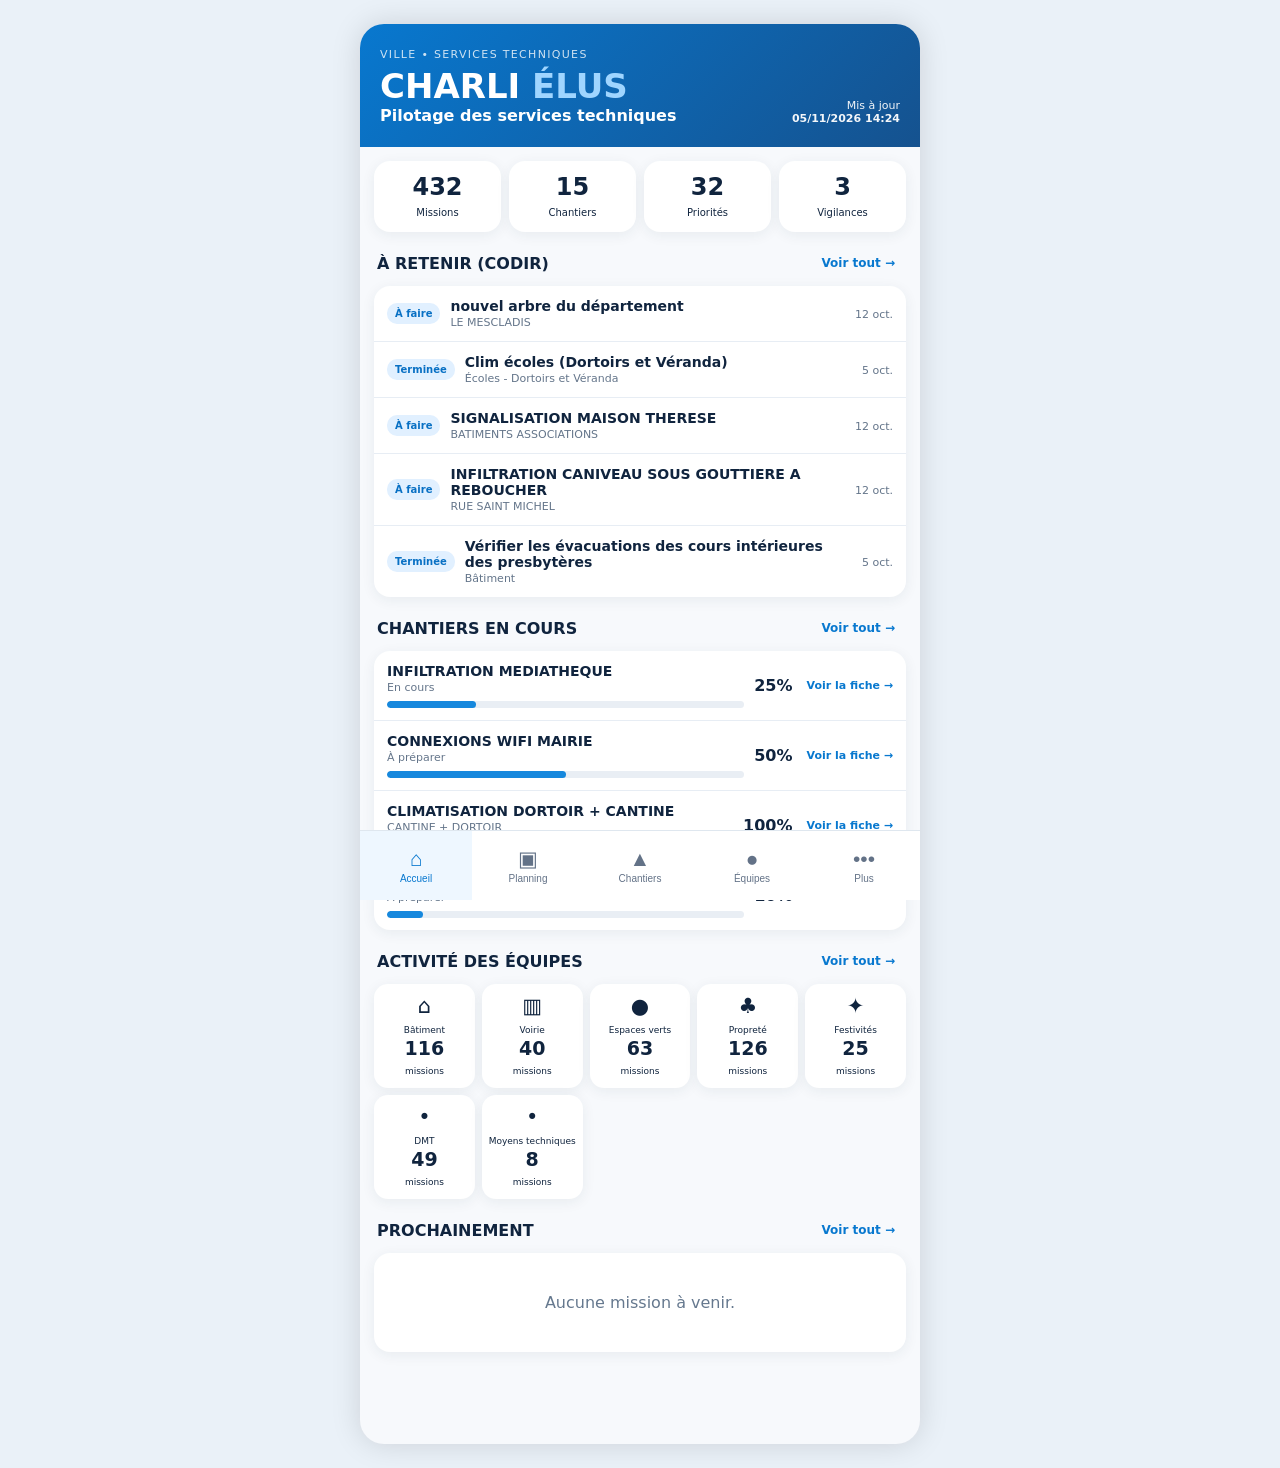
<file: index.html>
<!doctype html>
<html lang="fr">
<head>
  <meta charset="utf-8">
  <meta name="viewport" content="width=device-width,initial-scale=1,viewport-fit=cover">
  <meta name="theme-color" content="#0b72c9">
  <title>CHARLI ÉLUS</title>
  <link rel="manifest" href="manifest.webmanifest">
  <link rel="stylesheet" href="styles.css?v=180">
</head>
<body>
<div class="app">
  <header class="hero">
    <div>
      <div class="eyebrow">VILLE • SERVICES TECHNIQUES</div>
      <h1>CHARLI <span>ÉLUS</span></h1>
      <p>Pilotage des services techniques</p>
    </div>
    <div class="updated">Mis à jour<br><b id="updated">—</b></div>
  </header>

  <main id="view"></main>

  <nav class="bottom">
    <button data-view="home" class="active">⌂<span>Accueil</span></button>
    <button data-view="planning">▣<span>Planning</span></button>
    <button data-view="chantiers">▲<span>Chantiers</span></button>
    <button data-view="equipes">●<span>Équipes</span></button>
    <button data-view="alerts">•••<span>Plus</span></button>
  </nav>
</div>
<script src="app.js?v=180"></script>
</body>
</html>
</file>
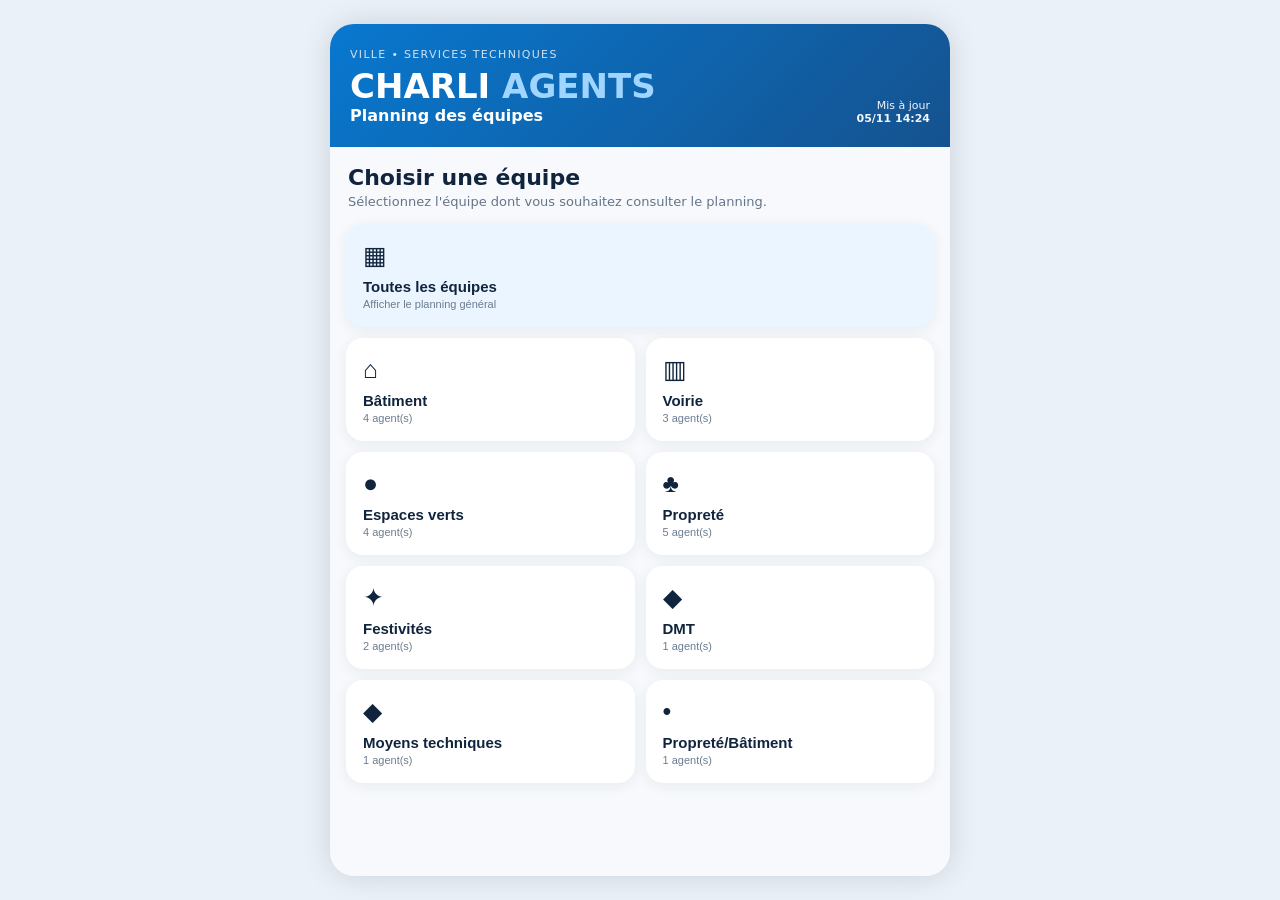
<file: agents.html>
<!doctype html><html lang="fr"><head><meta charset="utf-8"><meta name="viewport" content="width=device-width,initial-scale=1,viewport-fit=cover"><meta name="theme-color" content="#0b72c9"><title>CHARLI AGENTS</title><link rel="stylesheet" href="agents.css?v=20261012"></head><body><div class="app"><header class="hero"><div><div class="eyebrow">VILLE • SERVICES TECHNIQUES</div><h1>CHARLI <span>AGENTS</span></h1><p>Planning des équipes</p></div><div class="updated">Mis à jour<br><b id="updated">—</b></div></header><main id="view"></main></div><script src="agents.js?v=20261012"></script></body></html>
</file>
<file: styles.css>
:root{font-family:Inter,system-ui,-apple-system,Segoe UI,Roboto,Arial,sans-serif;color:#10243e;background:#eaf1f8}
*{box-sizing:border-box} body{margin:0}.app{max-width:560px;margin:auto;min-height:100vh;background:#f7f9fc;padding-bottom:78px;box-shadow:0 0 30px #0002}
.hero{padding:24px 20px 22px;background:linear-gradient(135deg,#0878cf,#15528f);color:#fff;display:flex;justify-content:space-between;align-items:flex-end}
.eyebrow{font-size:11px;letter-spacing:.12em;opacity:.8}.hero h1{margin:5px 0 0;font-size:34px}.hero h1 span{color:#9fd5ff}.hero p{margin:0;font-weight:650}.updated{text-align:right;font-size:11px;opacity:.95}
main{padding:14px}.kpis{display:grid;grid-template-columns:repeat(4,1fr);gap:8px}.kpi,.card{background:#fff;border-radius:16px;box-shadow:0 3px 14px #16324b12}.kpi{padding:12px 7px;text-align:center}.kpi b{font-size:24px;display:block}.kpi small{font-size:10px}
.section{margin-top:16px}.section-title{display:flex;justify-content:space-between;align-items:center;margin:0 3px 8px}.section-title h2{font-size:16px;margin:0}.link{font-size:12px;color:#0878cf}
.card{overflow:hidden}.row{padding:12px 13px;border-bottom:1px solid #e7edf4;display:flex;gap:10px;align-items:center}.row:last-child{border-bottom:0}.grow{flex:1}.title{font-weight:750;font-size:14px}.sub{font-size:11px;color:#64758a;margin-top:2px}.pill{font-size:10px;padding:5px 8px;border-radius:10px;font-weight:750;white-space:nowrap}.urgent{background:#ffe5e5;color:#c91e28}.watch{background:#fff2c7;color:#9b6900}.info{background:#e1f0ff;color:#0870c4}.ok{background:#dff6e8;color:#168348}
.progress{height:7px;background:#e9eef4;border-radius:99px;overflow:hidden;margin-top:7px}.progress i{display:block;height:100%;background:#1688dd;border-radius:99px}
.teamgrid{display:grid;grid-template-columns:repeat(5,1fr);gap:7px}.team{padding:10px 3px;text-align:center;background:#fff;border-radius:14px;box-shadow:0 3px 14px #16324b12}.team .ico{font-size:21px}.team b{display:block;font-size:19px}.team small{font-size:9px}
.day{font-size:12px;font-weight:800;width:48px}.empty{padding:40px 15px;text-align:center;color:#65788e}
.bottom{position:fixed;bottom:0;left:50%;transform:translateX(-50%);max-width:560px;width:100%;height:70px;background:#fff;border-top:1px solid #dfe7ef;display:grid;grid-template-columns:repeat(5,1fr);z-index:5}
.bottom button{border:0;background:none;color:#637287;font-size:21px}.bottom button span{display:block;font-size:10px;margin-top:2px}.bottom button.active{color:#0878cf;background:#eef7ff}
.headline{font-size:21px;margin:4px 0 13px}.filterbar{display:flex;gap:6px;overflow:auto;margin-bottom:10px}.filterbar button{border:0;border-radius:10px;padding:8px 11px;background:#e9eef4}.filterbar button.on{background:#0878cf;color:#fff}
@media(min-width:700px){body{padding:24px}.app{border-radius:24px;overflow:hidden;min-height:calc(100vh - 48px)}}

.team-plan{background:#fff;border-radius:17px;margin:0 0 14px;box-shadow:0 3px 14px #16324b12;overflow:hidden}
.team-plan-head{display:flex;justify-content:space-between;align-items:center;padding:12px 14px;background:#edf6ff}
.team-plan-head>div{display:flex;gap:8px;align-items:center}.team-plan-head>span{font-size:11px;color:#60758b}.team-big-icon{font-size:20px;color:#0878cf}
.week-grid{display:grid;grid-template-columns:repeat(5,minmax(110px,1fr));gap:1px;background:#e6edf4;overflow:auto}
.day-card{background:#fff;min-height:120px;padding:8px}.day-name{text-transform:capitalize;font-size:11px;font-weight:800;color:#0878cf;margin-bottom:6px}
.mini-mission{padding:7px;background:#f5f8fb;border-radius:9px;margin-bottom:6px;border-left:3px solid #1688dd}.mini-mission b{display:block;font-size:11px;line-height:1.25}.mini-mission small{display:block;font-size:9px;color:#687a8d;margin-top:3px}.no-mission{color:#a5b1bd;text-align:center;padding-top:20px}
.worksite-grid{display:grid;gap:12px}.worksite-card{background:#fff;border-radius:17px;padding:14px;box-shadow:0 3px 14px #16324b12}.worksite-top{display:flex;justify-content:space-between;gap:10px}.worksite-label{font-size:9px;letter-spacing:.1em;color:#0878cf;font-weight:800}.worksite-card h3{margin:3px 0 7px;font-size:16px}.percent{font-size:21px;font-weight:850;color:#0878cf}.progress.big{height:9px;margin:4px 0 13px}.worksite-details{display:grid;grid-template-columns:1fr 1fr;gap:9px}.worksite-details div{background:#f6f8fb;border-radius:10px;padding:8px}.worksite-details small{display:block;font-size:9px;color:#75869a}.worksite-details b{display:block;font-size:11px;margin-top:2px}.worksite-watch{display:flex;align-items:center;gap:8px;margin-top:10px;font-size:11px}
@media(max-width:520px){.week-grid{grid-template-columns:repeat(5,125px)}}
.worksite-card[data-chantier],.row[data-chantier]{cursor:pointer}.worksite-card[data-chantier]:active,.row[data-chantier]:active{transform:scale(.995)}
.detail-back{border:0;background:#e5f2ff;color:#0870c4;border-radius:11px;padding:9px 12px;font-weight:800;margin-bottom:10px}.detail-hero{background:#fff;border-radius:18px;padding:16px;box-shadow:0 3px 14px #16324b12;margin-bottom:12px}.detail-hero h2{margin:4px 0 6px;font-size:22px}.detail-meta{display:flex;gap:7px;flex-wrap:wrap;margin-top:10px}.detail-section{background:#fff;border-radius:16px;padding:14px;margin:0 0 12px;box-shadow:0 3px 14px #16324b12}.detail-section h3{font-size:15px;margin:0 0 10px}.detail-grid{display:grid;grid-template-columns:1fr 1fr;gap:8px}.detail-field{background:#f6f8fb;border-radius:10px;padding:9px}.detail-field.wide{grid-column:1/-1}.detail-field small{display:block;color:#718397;font-size:9px;text-transform:uppercase;letter-spacing:.04em}.detail-field b,.detail-field div{display:block;font-size:12px;margin-top:3px;white-space:pre-wrap;word-break:break-word}.phase,.company{border-top:1px solid #e7edf4;padding:10px 0}.phase:first-of-type,.company:first-of-type{border-top:0}.phase-head,.company-head{display:flex;justify-content:space-between;gap:8px}.phase p,.company p{margin:5px 0 0;font-size:11px;color:#60758b;white-space:pre-wrap}.muted{color:#75869a;font-size:11px}

.chantier-link{touch-action:manipulation;-webkit-tap-highlight-color:rgba(8,120,207,.12)}
.chantier-link::after{content:"Voir la fiche →";display:block;margin-top:10px;font-size:11px;font-weight:800;color:#0878cf}
.row.chantier-link::after{margin-top:0;margin-left:4px;white-space:nowrap}

.chantier-link{color:inherit;text-decoration:none}

.section-title .link{font-weight:750;text-decoration:none;padding:8px;display:inline-block}.team{text-decoration:none;color:inherit}.error-banner{background:#fff1e8;color:#a33b10;border-radius:12px;padding:12px;margin-bottom:12px;font-size:13px}

.week-navigation{background:#fff;border-radius:15px;padding:12px;margin:0 0 14px;box-shadow:0 3px 14px #16324b12}.week-period{text-align:center;font-size:13px;font-weight:800;margin-bottom:10px}.week-actions{display:grid;grid-template-columns:1fr 1fr 1fr;gap:6px}.week-actions button{border:1px solid #c8dcee;background:#edf6ff;color:#0865ac;border-radius:10px;padding:11px 4px;font-size:12px;font-weight:750;cursor:pointer;min-height:42px}.week-actions .week-today{background:#0878cf;color:white;border-color:#0878cf}
</file>
<file: agents.css>
:root{font-family:Inter,system-ui,-apple-system,Segoe UI,Roboto,Arial,sans-serif;color:#10243e;background:#eaf1f8}*{box-sizing:border-box}body{margin:0}.app{max-width:620px;margin:auto;min-height:100vh;background:#f7f9fc;box-shadow:0 0 30px #0002}.hero{padding:24px 20px 22px;background:linear-gradient(135deg,#0878cf,#15528f);color:#fff;display:flex;justify-content:space-between;align-items:flex-end}.eyebrow{font-size:11px;letter-spacing:.12em;opacity:.8}.hero h1{margin:5px 0 0;font-size:34px}.hero h1 span{color:#9fd5ff}.hero p{margin:0;font-weight:650}.updated{text-align:right;font-size:11px;opacity:.95}main{padding:16px}.intro{margin:2px 2px 15px}.intro h2{margin:0 0 4px;font-size:22px}.intro p{margin:0;color:#64758a;font-size:13px}.grid{display:grid;grid-template-columns:1fr 1fr;gap:11px}.choice{border:0;text-align:left;background:#fff;border-radius:17px;padding:17px;box-shadow:0 3px 14px #16324b12;color:#10243e;min-height:92px}.choice:active{transform:scale(.99)}.choice .ico{font-size:25px;display:block;margin-bottom:8px}.choice b{font-size:15px;display:block}.choice small{font-size:11px;color:#6b7c8f;display:block;margin-top:3px}.choice.all{grid-column:1/-1;background:#eaf5ff}.toolbar{display:flex;gap:8px;margin-bottom:13px;align-items:center}.back{border:0;background:#e5f2ff;color:#0870c4;border-radius:11px;padding:10px 12px;font-weight:800}.context{flex:1;background:#fff;border-radius:11px;padding:9px 11px;box-shadow:0 2px 10px #16324b0d}.context b{font-size:12px;display:block}.context small{font-size:10px;color:#718397}.weektitle{font-size:19px;margin:7px 0 11px}.day{margin-bottom:13px}.dayhead{text-transform:capitalize;font-weight:850;font-size:14px;margin:0 2px 7px;color:#0878cf}.mission{display:block;color:inherit;text-decoration:none;background:#fff;border-radius:15px;padding:13px;margin-bottom:8px;box-shadow:0 3px 14px #16324b12;border-left:4px solid #1688dd}.mission.urgent{border-left-color:#d92532}.mission.watch{border-left-color:#e2a100}.missiontop{display:flex;justify-content:space-between;gap:10px}.mission b{font-size:14px}.mission small{display:block;color:#64758a;font-size:11px;margin-top:4px}.badges{display:flex;gap:5px;flex-wrap:wrap;margin-top:8px}.pill{font-size:10px;padding:5px 8px;border-radius:10px;font-weight:750;background:#e1f0ff;color:#0870c4}.pill.red{background:#ffe5e5;color:#c91e28}.pill.amber{background:#fff2c7;color:#9b6900}.empty{background:#fff;border-radius:15px;padding:28px;text-align:center;color:#75869a}.detailhero,.detailsection{background:#fff;border-radius:17px;padding:15px;box-shadow:0 3px 14px #16324b12;margin-bottom:12px}.detailhero h2{margin:5px 0 6px;font-size:22px}.detailsection h3{margin:0 0 10px;font-size:15px}.fields{display:grid;grid-template-columns:1fr 1fr;gap:8px}.field{background:#f6f8fb;border-radius:10px;padding:9px}.field.wide{grid-column:1/-1}.field small{display:block;color:#718397;font-size:9px;text-transform:uppercase;letter-spacing:.04em}.field div,.field b{display:block;font-size:12px;margin-top:3px;white-space:pre-wrap;word-break:break-word}.progress{height:8px;background:#e9eef4;border-radius:99px;overflow:hidden;margin-top:9px}.progress i{display:block;height:100%;background:#1688dd}.agentlist{display:grid;gap:9px}.agent{border:0;background:#fff;border-radius:15px;padding:14px;text-align:left;box-shadow:0 3px 14px #16324b12;color:#10243e}.agent b{font-size:14px}.agent small{display:block;color:#718397;margin-top:3px}.agent.all{background:#eaf5ff}.note{font-size:11px;color:#718397;margin-top:12px}@media(min-width:700px){body{padding:24px}.app{border-radius:24px;overflow:hidden;min-height:calc(100vh - 48px)}}

.weeknav{display:flex;gap:7px;margin:0 0 14px}.weeknav button{flex:1;border:1px solid #c9dff2;border-radius:11px;padding:11px 5px;background:#fff;color:#0870c4;font-weight:750;font-size:12px;cursor:pointer}.weeknav button:disabled{opacity:.45;cursor:default}
</file>
